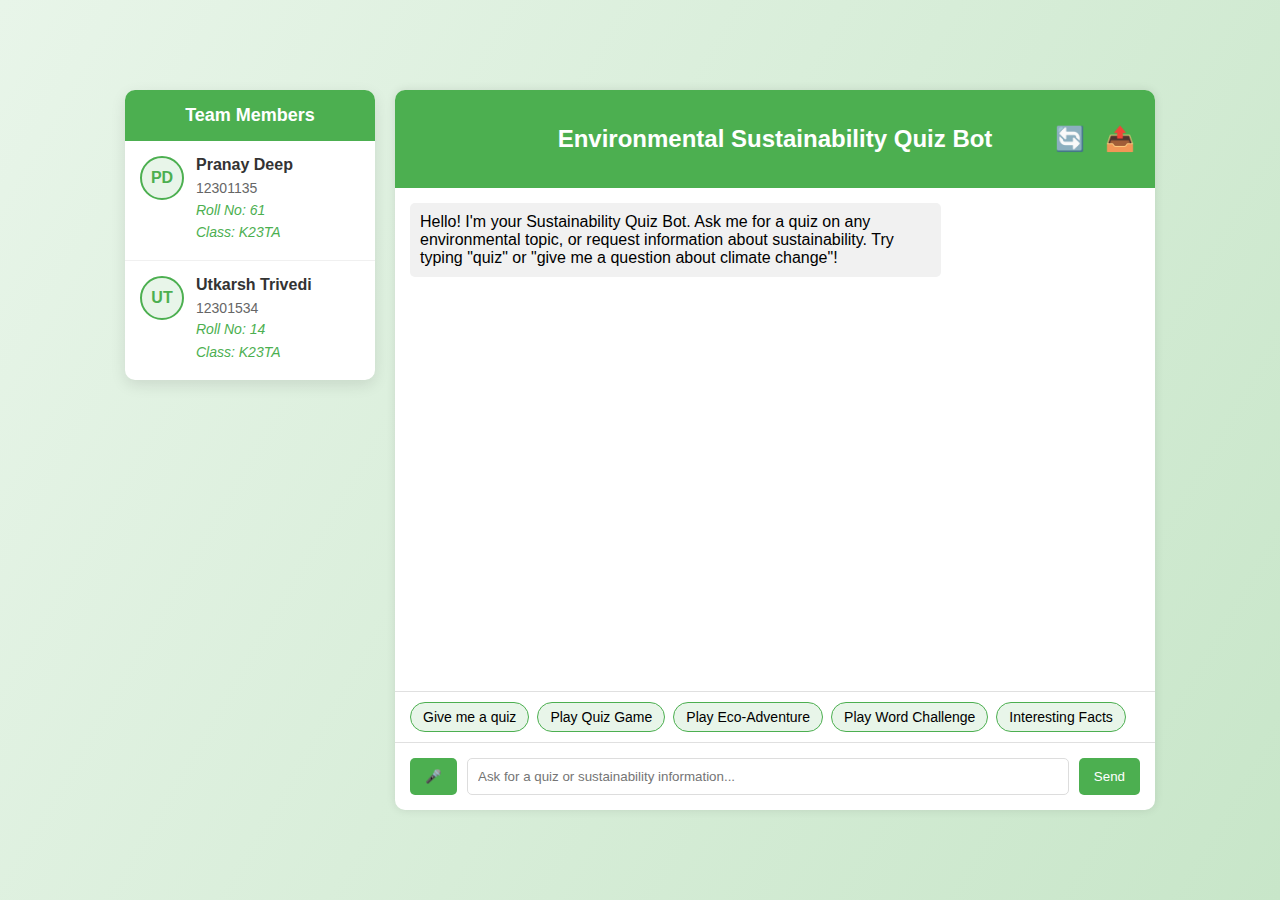
<file: index.html>
<!DOCTYPE html>
<html lang="en">
<head>
    <meta charset="UTF-8">
    <meta name="viewport" content="width=device-width, initial-scale=1.0">
    <title>Environmental Sustainability Chatbot</title>
    <style>
        body {
            font-family: Arial, sans-serif;
            margin: 0;
            padding: 0;
            display: flex;
            justify-content: center;
            align-items: center;
            height: 100vh;
            background-color: #e8f5e9;
            background-image: linear-gradient(120deg, #e8f5e9 0%, #c8e6c9 100%);
        }
        .page-container {
            display: flex;
            width: 90%;
            max-width: 1030px;
            height: 80vh;
            gap: 20px;
        }
        .credentials-container {
            display: flex;
            flex-direction: column;
            justify-content: flex-start;
            width: 250px;
        }
        .credentials-box {
            background-color: white;
            border-radius: 10px;
            box-shadow: 0 5px 15px rgba(0, 0, 0, 0.1);
            overflow: hidden;
            transition: transform 0.3s ease;
        }
        .credentials-box:hover {
            transform: translateY(-5px);
        }
        .credentials-header {
            background-color: #4CAF50;
            color: white;
            padding: 15px;
            text-align: center;
        }
        .credentials-header h3 {
            margin: 0;
            font-size: 18px;
        }
        .team-member {
            display: flex;
            padding: 15px;
            border-bottom: 1px solid #f0f0f0;
            transition: background-color 0.2s ease;
        }
        .team-member:hover {
            background-color: #f9f9f9;
        }
        .team-member:last-child {
            border-bottom: none;
        }
        .member-avatar {
            width: 40px;
            height: 40px;
            background-color: #e8f5e9;
            border: 2px solid #4CAF50;
            border-radius: 50%;
            display: flex;
            justify-content: center;
            align-items: center;
            font-weight: bold;
            color: #4CAF50;
            margin-right: 12px;
        }
        .member-info {
            flex: 1;
        }
        .member-info h4 {
            margin: 0 0 5px 0;
            color: #333;
        }
        .member-info p {
            margin: 0;
            color: #666;
            font-size: 14px;
            line-height: 1.4;
            margin-bottom: 2px;
        }
        
        .member-info p:nth-child(3) {
            color: #4CAF50;
            font-style: italic;
        }
        
        .member-info p:nth-child(4) {
            color: #2196F3;
            font-weight: 500;
        }
        
        .member-info p:last-child {
            margin-top: 3px;
            font-style: italic;
            color: #4CAF50;
        }
        .chat-container {
            width: calc(100% - 270px);
            height: 80vh;
            border-radius: 10px;
            box-shadow: 0 0 10px rgba(0, 0, 0, 0.1);
            display: flex;
            flex-direction: column;
            background-color: white;
        }
        .chat-header {
            background-color: #4CAF50;
            color: white;
            padding: 15px;
            border-top-left-radius: 10px;
            border-top-right-radius: 10px;
            text-align: center;
            display: flex;
            justify-content: center;
            align-items: center;
            position: relative;
        }
        
        .share-button, .restart-button {
            position: absolute;
            background: none;
            border: none;
            color: white;
            font-size: 24px; /* Increased from 20px to 24px */
            cursor: pointer;
            display: flex;
            align-items: center;
            justify-content: center;
            padding: 5px; /* Added padding for a larger clickable area */
        }
        
        .share-button {
            right: 15px;
        }
        
        .restart-button {
            right: 65px; /* Slightly increased to accommodate larger icon */
        }
        
        .share-button:hover, .restart-button:hover {
            opacity: 0.8;
        }
        
        /* Toast notification for copy success */
        .toast {
            visibility: hidden;
            min-width: 250px;
            margin-left: -125px;
            background-color: #333;
            color: #fff;
            text-align: center;
            border-radius: 2px;
            padding: 16px;
            position: fixed;
            z-index: 1;
            left: 50%;
            bottom: 30px;
        }
        
        .toast.show {
            visibility: visible;
            animation: fadein 0.5s, fadeout 0.5s 2.5s;
        }
        
        @keyframes fadein {
            from {bottom: 0; opacity: 0;}
            to {bottom: 30px; opacity: 1;}
        }
        
        @keyframes fadeout {
            from {bottom: 30px; opacity: 1;}
            to {bottom: 0; opacity: 0;}
        }
        .chat-messages {
            flex: 1;
            padding: 15px;
            overflow-y: auto;
        }
        .message {
            margin-bottom: 15px;
            padding: 10px;
            border-radius: 5px;
            max-width: 70%;
        }
        .user-message {
            background-color: #e3f2fd;
            margin-left: auto;
        }
        .bot-message {
            background-color: #f1f1f1;
            position: relative;
        }
        
        .copy-icon {
            position: absolute;
            bottom: 5px;
            right: 5px;
            cursor: pointer;
            font-size: 16px;
            color: #666;
            background: none;
            border: none;
            padding: 3px;
            opacity: 0.7;
        }
        
        .copy-icon:hover {
            opacity: 1;
            color: #4CAF50;
        }
        .chat-input {
            display: flex;
            padding: 15px;
            border-top: 1px solid #e0e0e0;
        }
        .chat-input input {
            flex: 1;
            padding: 10px;
            border: 1px solid #ddd;
            border-radius: 5px;
            margin-right: 10px;
        }
        .chat-input button {
            padding: 10px 15px;
            background-color: #4CAF50;
            color: white;
            border: none;
            border-radius: 5px;
            cursor: pointer;
        }
        .chat-input button:hover {
            background-color: #388E3C;
        }
        .mic-button {
            padding: 10px 15px;
            background-color: #2196F3;
            color: white;
            border: none;
            border-radius: 5px;
            cursor: pointer;
            margin-right: 10px;
        }
        .mic-button:hover {
            background-color: #0b7dda;
        }
        .mic-button.listening {
            background-color: #f44336;
            animation: pulse 1.5s infinite;
        }
        @keyframes pulse {
            0% { opacity: 1; }
            50% { opacity: 0.5; }
            100% { opacity: 1; }
        }
        .suggestion-chips {
            display: flex;
            flex-wrap: wrap;
            gap: 8px;
            padding: 10px 15px;
            border-top: 1px solid #e0e0e0;
        }
        .suggestion-chip {
            background-color: #e8f5e9;
            border: 1px solid #4CAF50;
            border-radius: 16px;
            padding: 6px 12px;
            font-size: 14px;
            cursor: pointer;
            transition: background-color 0.3s;
        }
        .suggestion-chip:hover {
            background-color: #c8e6c9;
        }
        
        /* Edit icon for user messages */
        .edit-icon {
            position: absolute;
            top: 5px;
            left: 5px;
            cursor: pointer;
            font-size: 16px;
            color: #666;
            background: none;
            border: none;
            padding: 3px;
            opacity: 0.7;
        }
        
        .edit-icon:hover {
            opacity: 1;
            color: #2196F3;
        }
        
        .user-message {
            background-color: #e3f2fd;
            margin-left: auto;
            position: relative;
            padding-left: 25px; /* Make room for the edit icon */
        }
        
        /* Typing animation */
        .typing-indicator {
            display: flex;
            padding: 10px;
            background-color: #f1f1f1;
            border-radius: 5px;
            margin-bottom: 15px;
            width: fit-content;
        }
        
        .typing-indicator span {
            height: 8px;
            width: 8px;
            background-color: #4CAF50;
            border-radius: 50%;
            display: inline-block;
            margin: 0 2px;
            opacity: 0.6;
        }
        
        .typing-indicator span:nth-child(1) {
            animation: typing 1s infinite 0s;
        }
        
        .typing-indicator span:nth-child(2) {
            animation: typing 1s infinite 0.2s;
        }
        
        .typing-indicator span:nth-child(3) {
            animation: typing 1s infinite 0.4s;
        }
        
        @keyframes typing {
            0% { transform: translateY(0px); }
            50% { transform: translateY(-5px); }
            100% { transform: translateY(0px); }
        }
    </style>
</head>
<body>
    <div class="page-container">
        <div class="credentials-container">
            <div class="credentials-box">
                <div class="credentials-header">
                    <h3>Team Members</h3>
                </div>
                <div class="team-member">
                    <div class="member-avatar">PD</div>
                    <div class="member-info">
                        <h4>Pranay Deep</h4>
                        <p>12301135</p>
                        <p>Roll No: 61</p>
                        <p>Class: K23TA</p>
                    </div>
                </div>
                <div class="team-member">
                    <div class="member-avatar">UT</div>
                    <div class="member-info">
                        <h4>Utkarsh Trivedi</h4>
                        <p>12301534</p>
                        <p>Roll No: 14</p>
                        <p>Class: K23TA</p>
                    </div>
                </div>
            </div>
        </div>
        <div class="chat-container">
            <div class="chat-header">
                <h2>Environmental Sustainability Quiz Bot</h2>
                <button id="restart-button" class="restart-button" title="Start a new chat">🔄</button>
                <button id="share-button" class="share-button" title="Share this conversation">📤</button>
            </div>
            <div id="toast" class="toast">Conversation copied to clipboard!</div>
            <div class="chat-messages" id="chat-messages">
                <div class="message bot-message">Hello! I'm your Sustainability Quiz Bot. Ask me for a quiz on any environmental topic, or request information about sustainability. Try typing "quiz" or "give me a question about climate change"!</div>
            </div>
            <div class="suggestion-chips">
                <div class="suggestion-chip" onclick="sendSuggestion('Give me a quiz')">Give me a quiz</div>
                <div class="suggestion-chip" onclick="window.location.href='/quiz'">Play Quiz Game</div>
                <div class="suggestion-chip" onclick="window.location.href='/eco-adventure'">Play Eco-Adventure</div>
                <!-- Add Word Game suggestion chip -->
                <div class="suggestion-chip" onclick="window.location.href='/word-game'">Play Word Challenge</div>
                <div class="suggestion-chip" onclick="sendSuggestion('Tell me an interesting fact about sustainability')">Interesting Facts</div>
                <!-- <div class="suggestion-chip" onclick="sendSuggestion('Tell me about recycling')">Recycling Info</div> -->
                <!-- Other suggestion chips -->
            </div>
            <div class="chat-input">
                <button id="mic-button" class="mic-button"><i class="fas fa-microphone"></i> 🎤</button>
                <input type="text" id="user-input" placeholder="Ask for a quiz or sustainability information..." autocomplete="off">
                <button id="send-button">Send</button>
            </div>
        </div>

        <script>
            document.addEventListener('DOMContentLoaded', function() {
                const chatMessages = document.getElementById('chat-messages');
                const userInput = document.getElementById('user-input');
                const sendButton = document.getElementById('send-button');
                const micButton = document.getElementById('mic-button');
                const shareButton = document.getElementById('share-button');
                const restartButton = document.getElementById('restart-button');
                const toast = document.getElementById('toast');
                
                // Restart button functionality
                restartButton.addEventListener('click', function() {
                    // Clear chat messages except the first welcome message
                    while (chatMessages.children.length > 1) {
                        chatMessages.removeChild(chatMessages.lastChild);
                    }
                    
                    // Clear the session cookie to start fresh
                    document.cookie = "session_id=; expires=Thu, 01 Jan 1970 00:00:00 UTC; path=/;";
                    
                    // Show toast notification
                    toast.textContent = "Started a new chat!";
                    toast.className = "toast show";
                    setTimeout(function(){ toast.className = toast.className.replace("show", ""); }, 3000);
                    
                    // Reset the input field
                    userInput.value = '';
                    userInput.focus();
                });
                
                // Share button functionality
                shareButton.addEventListener('click', function() {
                    // Get all messages
                    const messages = chatMessages.querySelectorAll('.message');
                    let conversationText = "Environmental Sustainability Chat:\n\n";
                    
                    // Format each message
                    messages.forEach(message => {
                        const isUser = message.classList.contains('user-message');
                        const prefix = isUser ? "Me: " : "Bot: ";
                        conversationText += prefix + message.textContent + "\n\n";
                    });
                    
                    // Copy to clipboard
                    navigator.clipboard.writeText(conversationText)
                        .then(() => {
                            // Show toast notification
                            toast.className = "toast show";
                            setTimeout(function(){ toast.className = toast.className.replace("show", ""); }, 3000);
                            
                            // Try to use Web Share API if available
                            if (navigator.share) {
                                navigator.share({
                                    title: 'My Sustainability Chat',
                                    text: conversationText
                                }).catch(err => {
                                    console.log('Error sharing:', err);
                                });
                            }
                        })
                        .catch(err => {
                            console.error('Failed to copy text: ', err);
                        });
                });
                
                // Speech recognition setup
                const SpeechRecognition = window.SpeechRecognition || window.webkitSpeechRecognition;
                
                if (SpeechRecognition) {
                    const recognition = new SpeechRecognition();
                    recognition.continuous = false;
                    recognition.lang = 'en-US';
                    recognition.interimResults = false;
                    recognition.maxAlternatives = 1;
                    
                    let isListening = false;
                    
                    micButton.addEventListener('click', function() {
                        if (!isListening) {
                            // Start listening
                            recognition.start();
                            isListening = true;
                            micButton.classList.add('listening');
                            userInput.placeholder = "Listening...";
                        } else {
                            // Stop listening
                            recognition.stop();
                            isListening = false;
                            micButton.classList.remove('listening');
                            userInput.placeholder = "Ask for a quiz or sustainability information...";
                        }
                    });
                    
                    recognition.onresult = function(event) {
                        const speechResult = event.results[0][0].transcript;
                        userInput.value = speechResult;
                        
                        // Automatically send the message after speech recognition
                        if (speechResult.trim()) {
                            // Remove this line that's causing duplication
                            // addMessage(speechResult, true);
                            sendMessage(speechResult);
                            // Clear the input field after sending the message
                            userInput.value = '';
                        }
                        
                        // Reset the mic button
                        isListening = false;
                        micButton.classList.remove('listening');
                        userInput.placeholder = "Ask for a quiz or sustainability information...";
                    };
                    
                    recognition.onend = function() {
                        // Reset the mic button when recognition ends
                        isListening = false;
                        micButton.classList.remove('listening');
                        userInput.placeholder = "Ask for a quiz or sustainability information...";
                    };
                    
                    recognition.onerror = function(event) {
                        console.error('Speech recognition error', event.error);
                        // Reset the mic button on error
                        isListening = false;
                        micButton.classList.remove('listening');
                        userInput.placeholder = "Ask for a quiz or sustainability information...";
                    };
                } else {
                    // If speech recognition is not supported
                    micButton.style.display = 'none';
                    console.log('Speech recognition not supported');
                }

                // Function to add a message to the chat
                function addMessage(message, isUser) {
                    const messageDiv = document.createElement('div');
                    messageDiv.classList.add('message');
                    messageDiv.classList.add(isUser ? 'user-message' : 'bot-message');
                    
                    // Check if the message contains HTML table markup
                    if (!isUser && (message.includes('<table') || message.includes('<ul>') || message.includes('<li>'))) {
                        // Handle HTML content
                        messageDiv.innerHTML = message;
                    } else {
                        // Handle plain text with proper line breaks
                        // Replace asterisks with proper HTML formatting
                        const formattedMessage = message
                            .replace(/\*\*(.*?)\*\*/g, '<strong>$1</strong>')  // Bold text
                            .replace(/\*(.*?)\*/g, '<em>$1</em>')              // Italic text
                            .replace(/\n/g, '<br>');                           // Line breaks
                        
                        messageDiv.innerHTML = formattedMessage;
                    }
                    
                    // Add buttons to bot messages
                    if (!isUser) {
                        // Add speech button
                        const speechButton = document.createElement('button');
                        speechButton.classList.add('speech-icon');
                        speechButton.innerHTML = '🔊';
                        speechButton.title = 'Listen to this response';
                        speechButton.addEventListener('click', function() {
                            // Get the text content of the message
                            const textToSpeak = message.replace(/<[^>]*>/g, ''); // Remove HTML tags
                            
                            // Check if already speaking
                            const isSpeaking = window.speechSynthesis.speaking;
                            
                            // Use the Web Speech API for text-to-speech
                            speakText(textToSpeak);
                            
                            // Don't show any toast here - it's handled in speakText function
                        });
                        messageDiv.appendChild(speechButton);
                        
                        // Add copy button
                        const copyButton = document.createElement('button');
                        copyButton.classList.add('copy-icon');
                        copyButton.innerHTML = '📋';
                        copyButton.title = 'Copy to clipboard';
                        copyButton.addEventListener('click', function() {
                            // Get the text content of the message
                            const textToCopy = message.replace(/<[^>]*>/g, ''); // Remove HTML tags
                            
                            // Copy to clipboard
                            navigator.clipboard.writeText(textToCopy)
                                .then(() => {
                                    // Show toast notification
                                    toast.textContent = "Answer copied to clipboard!";
                                    toast.className = "toast show";
                                    setTimeout(function(){ toast.className = toast.className.replace("show", ""); }, 3000);
                                })
                                .catch(err => {
                                    console.error('Failed to copy text: ', err);
                                });
                        });
                        messageDiv.appendChild(copyButton);
                    }
                    
                    chatMessages.appendChild(messageDiv);
                    chatMessages.scrollTop = chatMessages.scrollHeight;
                }

                // Function to speak text using Web Speech API
                function speakText(text) {
                    // Check if speaking and toggle behavior
                    if (window.speechSynthesis.speaking) {
                        window.speechSynthesis.cancel();
                        // Show toast notification
                        toast.textContent = "Speech stopped";
                        toast.className = "toast show";
                        setTimeout(function(){ toast.className = toast.className.replace("show", ""); }, 2000);
                        return;
                    }
                    
                    // Create a new speech synthesis utterance
                    const utterance = new SpeechSynthesisUtterance(text);
                    
                    // Set properties (optional)
                    utterance.lang = 'en-US';
                    utterance.rate = 1.0;  // Speed: 0.1 to 10
                    utterance.pitch = 1.0; // Pitch: 0 to 2
                    
                    // Speak the text
                    window.speechSynthesis.speak(utterance);
                }

                // Replace the problematic script section around line 500-550 -->
                // Function to send message to the backend
                async function sendMessage(userInputText) {
                    const userInput = userInputText || document.getElementById('user-input').value.trim();
                    if (!userInput) return;
                    
                    // Clear input field
                    document.getElementById('user-input').value = '';
                    
                    // Add user message to chat (only here, not in the event listeners)
                    addMessage(userInput, true);
                    
                    // Check if the message is about playing the quiz game
                    if (userInput.toLowerCase().includes('play quiz') || 
                        userInput.toLowerCase().includes('start quiz') || 
                        userInput.toLowerCase().includes('quiz game')) {
                        
                        // Add bot response about redirecting
                        addMessage("I'll take you to the Sustainability Quiz Game now!", false);
                        
                        // Redirect to quiz game after a short delay
                        setTimeout(() => {
                            window.location.href = '/quiz';
                        }, 1500);
                        
                        return;
                    }
                    
                    // Show typing indicator
                    const typingIndicator = document.createElement('div');
                    typingIndicator.className = 'typing-indicator';
                    typingIndicator.innerHTML = '<span></span><span></span><span></span>';
                    chatMessages.appendChild(typingIndicator);
                    chatMessages.scrollTop = chatMessages.scrollHeight;
                    
                    try {
                        // Send request to server
                        const response = await fetch('/chat', {
                            method: 'POST',
                            headers: {
                                'Content-Type': 'application/json',
                            },
                            body: JSON.stringify({ message: userInput }),
                        });
                        
                        // Remove typing indicator
                        chatMessages.removeChild(typingIndicator);
                        
                        if (!response.ok) {
                            throw new Error('Network response was not ok');
                        }
                        
                        const data = await response.json();
                        
                        // Add bot response to chat
                        addMessage(data.response, false);
                        
                    } catch (error) {
                        // Remove typing indicator
                        if (typingIndicator.parentNode === chatMessages) {
                            chatMessages.removeChild(typingIndicator);
                        }
                        
                        console.error('Error:', error);
                        addMessage("Sorry, I encountered an error. Please try again.", false);
                    }
                }
                
                // Function to handle suggestion chips
                window.sendSuggestion = function(suggestion) {
                    userInput.value = '';
                    sendMessage(suggestion);
                };

                // Event listener for send button
                sendButton.addEventListener('click', function() {
                    const message = userInput.value.trim();
                    if (message) {
                        // Remove the addMessage call here, it's already in sendMessage
                        sendMessage(message);
                    }
                });

                // Event listener for Enter key
                userInput.addEventListener('keypress', function(e) {
                    if (e.key === 'Enter') {
                        const message = userInput.value.trim();
                        if (message) {
                            // Remove the addMessage call here, it's already in sendMessage
                            sendMessage(message);
                        }
                    }
                });
            });
        </script>
    </div>
</body>
</html>
</file>
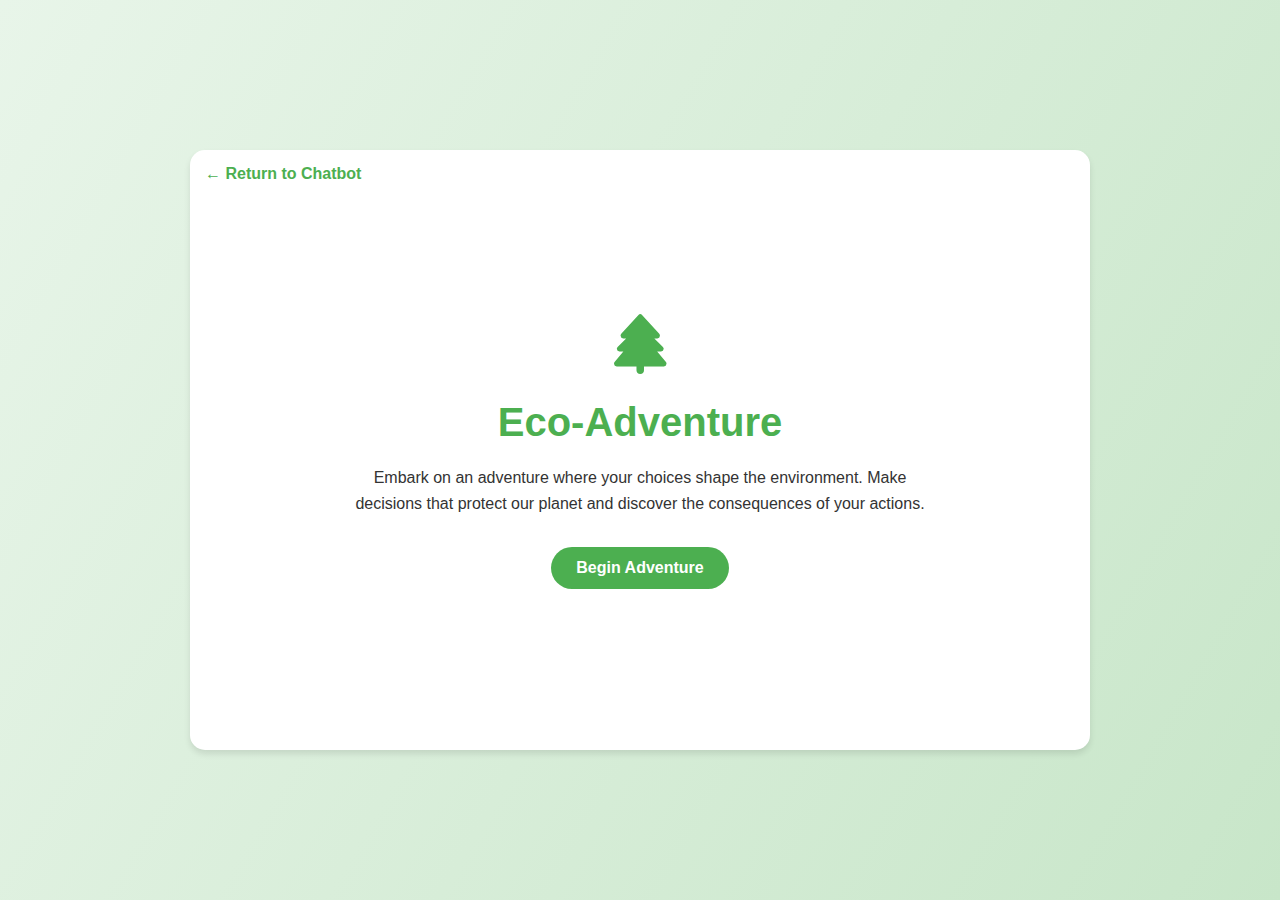
<file: eco_adventure.html>
<!DOCTYPE html>
<html lang="en">
<head>
    <meta charset="UTF-8">
    <meta name="viewport" content="width=device-width, initial-scale=1.0">
    <title>Eco-Adventure Story Game</title>
    <link rel="stylesheet" href="https://cdnjs.cloudflare.com/ajax/libs/font-awesome/6.4.0/css/all.min.css">
    <link rel="stylesheet" href="eco_adventure.css">
</head>
<body>
    <div class="container">
        <a href="/" class="return-btn">← Return to Chatbot</a>
        
        <div id="start-screen" class="screen">
            <div class="eco-icon">
                <i class="fas fa-tree"></i>
            </div>
            <h1>Eco-Adventure</h1>
            <p>Embark on an adventure where your choices shape the environment. Make decisions that protect our planet and discover the consequences of your actions.</p>
            <button id="start-btn" class="btn">Begin Adventure</button>
        </div>

        <div id="loading-screen" class="screen hidden">
            <div class="loading-animation">
                <div class="earth">
                    <div class="orbit">
                        <div class="satellite"></div>
                    </div>
                </div>
            </div>
            <p>Loading your adventure...</p>
        </div>

        <div id="game-screen" class="screen hidden">
            <div class="game-header">
                <div class="eco-score">
                    <i class="fas fa-leaf"></i>
                    <span id="eco-points">0</span> Eco-Points
                </div>
                <div class="chapter-indicator">
                    Chapter <span id="current-chapter">1</span>/10
                </div>
            </div>

            <div class="story-container">
                <div id="story-text" class="story-text"></div>
                <div id="story-image" class="story-image"></div>
                <div id="choices-container" class="choices-container">
                    <!-- Choices will be added here dynamically -->
                </div>
            </div>

            <div class="game-footer">
                <button id="hint-btn" class="icon-btn" title="Get a hint">
                    <i class="fas fa-lightbulb"></i>
                </button>
                <button id="restart-btn" class="icon-btn" title="Restart game">
                    <i class="fas fa-redo"></i>
                </button>
            </div>
        </div>

        <div id="ending-screen" class="screen hidden">
            <h2>Adventure Complete</h2>
            <div class="final-score">
                <i class="fas fa-leaf"></i>
                <span id="final-eco-points">0</span> Eco-Points
            </div>
            <div id="ending-message" class="ending-message"></div>
            <div id="impact-summary" class="impact-summary"></div>
            <div class="ending-buttons">
                <button id="play-again-btn" class="btn">Play Again</button>
                <button id="share-result-btn" class="btn">Share Results</button>
            </div>
        </div>

        <div id="hint-modal" class="modal hidden">
            <div class="modal-content">
                <span class="close-modal">&times;</span>
                <h3>Environmental Hint</h3>
                <p id="hint-text"></p>
            </div>
        </div>
    </div>

    <script src="eco_adventure.js"></script>
</body>
</html>
</file>
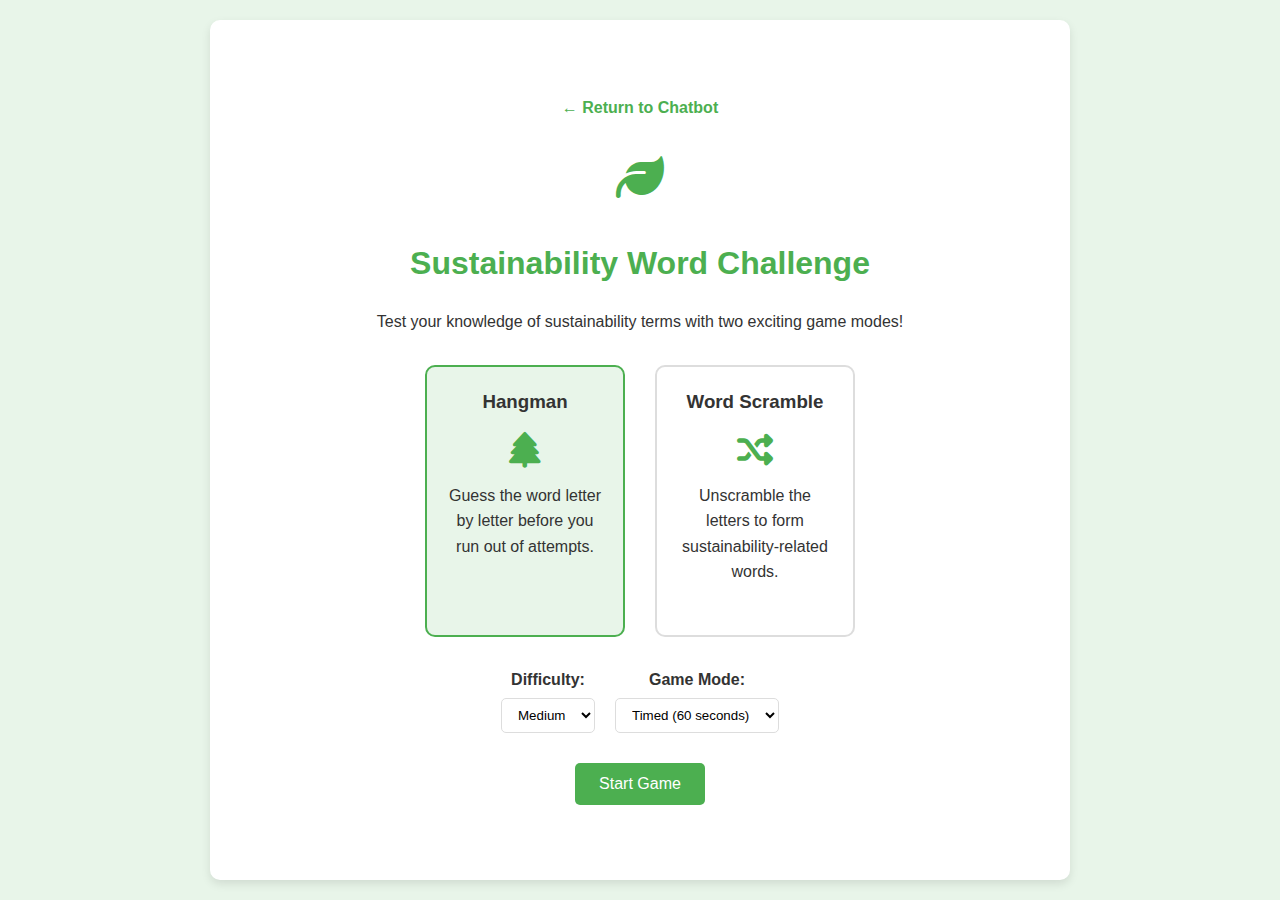
<file: word_game.html>
<!DOCTYPE html>
<html lang="en">
<head>
    <meta charset="UTF-8">
    <meta name="viewport" content="width=device-width, initial-scale=1.0">
    <title>Sustainability Word Challenge</title>
    <link rel="stylesheet" href="https://cdnjs.cloudflare.com/ajax/libs/font-awesome/6.4.0/css/all.min.css">
    <link rel="stylesheet" href="word_game.css">
</head>
<body>
    <div class="container">
        <!-- Moved the return button inside the start-screen div -->
        <div id="start-screen" class="screen">
            <a href="/" class="return-btn">← Return to Chatbot</a>
            
            <div class="eco-icon">
                <i class="fas fa-leaf"></i>
            </div>
            <h1>Sustainability Word Challenge</h1>
            <p>Test your knowledge of sustainability terms with two exciting game modes!</p>
            
            <div class="game-mode-selection">
                <div class="game-mode" id="hangman-mode">
                    <h3>Hangman</h3>
                    <i class="fas fa-tree"></i>
                    <p>Guess the word letter by letter before you run out of attempts.</p>
                </div>
                <div class="game-mode" id="scramble-mode">
                    <h3>Word Scramble</h3>
                    <i class="fas fa-random"></i>
                    <p>Unscramble the letters to form sustainability-related words.</p>
                </div>
            </div>
            
            <div class="game-options">
                <div class="option">
                    <label for="difficulty">Difficulty:</label>
                    <select id="difficulty">
                        <option value="easy">Easy</option>
                        <option value="medium" selected>Medium</option>
                        <option value="hard">Hard</option>
                    </select>
                </div>
                <div class="option">
                    <label for="time-mode">Game Mode:</label>
                    <select id="time-mode">
                        <option value="timed">Timed (60 seconds)</option>
                        <option value="unlimited">Unlimited</option>
                    </select>
                </div>
            </div>
            
            <button id="start-btn" class="btn">Start Game</button>
        </div>

        <div id="loading-screen" class="screen hidden">
            <div class="loading-animation">
                <div class="earth">
                    <div class="orbit">
                        <div class="satellite"></div>
                    </div>
                </div>
            </div>
            <p>Loading sustainability words...</p>
        </div>

        <div id="game-screen" class="screen hidden">
            <div class="game-header">
                <div class="score-container">
                    <i class="fas fa-star"></i>
                    <span id="score">0</span> Points
                </div>
                <div id="timer-container" class="timer-container">
                    <i class="fas fa-clock"></i>
                    <span id="timer">60</span>s
                </div>
                <div class="word-counter">
                    Word <span id="current-word">1</span>/<span id="total-words">10</span>
                </div>
            </div>

            <!-- Hangman Game Area -->
            <div id="hangman-area" class="game-area">
                <div class="hangman-container">
                    <div id="hangman-drawing" class="hangman-drawing">
                        <!-- Hangman SVG will be inserted here -->
                        <svg width="200" height="200" viewBox="0 0 200 200">
                            <!-- Base -->
                            <line id="base" x1="40" y1="180" x2="160" y2="180" stroke-width="4" stroke="#333" class="hidden" />
                            <!-- Pole -->
                            <line id="pole" x1="60" y1="20" x2="60" y2="180" stroke-width="4" stroke="#333" class="hidden" />
                            <!-- Top -->
                            <line id="top" x1="60" y1="20" x2="120" y2="20" stroke-width="4" stroke="#333" class="hidden" />
                            <!-- Rope -->
                            <line id="rope" x1="120" y1="20" x2="120" y2="40" stroke-width="4" stroke="#333" class="hidden" />
                            <!-- Head -->
                            <circle id="head" cx="120" cy="55" r="15" stroke-width="4" stroke="#333" fill="none" class="hidden" />
                            <!-- Body -->
                            <line id="body" x1="120" y1="70" x2="120" y2="120" stroke-width="4" stroke="#333" class="hidden" />
                            <!-- Left Arm -->
                            <line id="left-arm" x1="120" y1="80" x2="100" y2="100" stroke-width="4" stroke="#333" class="hidden" />
                            <!-- Right Arm -->
                            <line id="right-arm" x1="120" y1="80" x2="140" y2="100" stroke-width="4" stroke="#333" class="hidden" />
                            <!-- Left Leg -->
                            <line id="left-leg" x1="120" y1="120" x2="100" y2="150" stroke-width="4" stroke="#333" class="hidden" />
                            <!-- Right Leg -->
                            <line id="right-leg" x1="120" y1="120" x2="140" y2="150" stroke-width="4" stroke="#333" class="hidden" />
                        </svg>
                    </div>
                    <div id="word-display" class="word-display"></div>
                </div>
                <div id="keyboard" class="keyboard"></div>
                <div id="hint-container" class="hint-container">
                    <button id="hint-btn" class="hint-btn">Get Hint</button>
                    <p id="hint-text" class="hint-text hidden"></p>
                </div>
            </div>

            <!-- Word Scramble Game Area -->
            <div id="scramble-area" class="game-area hidden">
                <div class="scramble-container">
                    <div id="scrambled-word" class="scrambled-word"></div>
                    <div id="scramble-input-area" class="scramble-input-area">
                        <input type="text" id="scramble-input" placeholder="Type your answer..." autocomplete="off">
                        <button id="submit-btn" class="submit-btn">Submit</button>
                    </div>
                </div>
                <div id="scramble-hint-container" class="hint-container">
                    <button id="scramble-hint-btn" class="hint-btn">Get Hint</button>
                    <p id="scramble-hint-text" class="hint-text hidden"></p>
                </div>
            </div>

            <div class="game-footer">
                <button id="skip-btn" class="icon-btn" title="Skip this word">
                    <i class="fas fa-forward"></i> Skip
                </button>
                <button id="restart-game-btn" class="icon-btn" title="Restart game">
                    <i class="fas fa-redo"></i> Restart
                </button>
            </div>
        </div>

        <div id="results-screen" class="screen hidden">
            <h2>Game Complete!</h2>
            <div class="final-score">
                <i class="fas fa-star"></i>
                <span id="final-score">0</span> Points
            </div>
            <div id="performance-message" class="performance-message"></div>
            <div id="word-summary" class="word-summary"></div>
            <div class="ending-buttons">
                <button id="play-again-btn" class="btn">Play Again</button>
                <button id="share-result-btn" class="btn">Share Results</button>
            </div>
        </div>

        <div id="hint-modal" class="modal hidden">
            <div class="modal-content">
                <span class="close-modal">&times;</span>
                <h3>Word Hint</h3>
                <p id="modal-hint-text"></p>
            </div>
        </div>
    </div>

    <script src="word_game.js"></script>
</body>
</html>
</file>
<file: eco_adventure.css>
:root {
    --primary-color: #4CAF50;
    --secondary-color: #2196F3;
    --accent-color: #FFC107;
    --danger-color: #F44336;
    --background-color: #e8f5e9;
    --card-bg: #ffffff;
    --text-color: #333333;
    --text-light: #ffffff;
    --shadow: 0 4px 6px rgba(0, 0, 0, 0.1);
    --transition: all 0.3s ease;
}

* {
    margin: 0;
    padding: 0;
    box-sizing: border-box;
    font-family: 'Segoe UI', Tahoma, Geneva, Verdana, sans-serif;
}

body {
    background-color: var(--background-color);
    background-image: linear-gradient(120deg, #e8f5e9 0%, #c8e6c9 100%);
    color: var(--text-color);
    min-height: 100vh;
    display: flex;
    justify-content: center;
    align-items: center;
    padding: 20px;
}

.container {
    width: 100%;
    max-width: 900px;
    background-color: var(--card-bg);
    border-radius: 15px;
    box-shadow: var(--shadow);
    overflow: hidden;
    position: relative;
}

.return-btn {
    position: absolute;
    top: 15px;
    left: 15px;
    color: var(--primary-color);
    text-decoration: none;
    font-weight: 600;
    display: flex;
    align-items: center;
    transition: var(--transition);
    z-index: 10;
}

.return-btn:hover {
    transform: translateX(-5px);
}

.screen {
    padding: 40px;
    text-align: center;
    min-height: 600px;
    display: flex;
    flex-direction: column;
    justify-content: center;
    align-items: center;
}

.hidden {
    display: none;
}

/* Start Screen */
.eco-icon {
    font-size: 60px;
    color: var(--primary-color);
    margin-bottom: 20px;
    animation: pulse 2s infinite;
}

@keyframes pulse {
    0% { transform: scale(1); }
    50% { transform: scale(1.1); }
    100% { transform: scale(1); }
}

h1 {
    color: var(--primary-color);
    margin-bottom: 20px;
    font-size: 2.5rem;
}

p {
    margin-bottom: 30px;
    line-height: 1.6;
    color: var(--text-color);
    max-width: 600px;
}

.btn {
    background-color: var(--primary-color);
    color: var(--text-light);
    border: none;
    padding: 12px 25px;
    border-radius: 50px;
    font-size: 1rem;
    font-weight: 600;
    cursor: pointer;
    transition: var(--transition);
}

.btn:hover {
    transform: translateY(-3px);
    box-shadow: var(--shadow);
    background-color: #388E3C;
}

/* Loading Screen */
.loading-animation {
    margin-bottom: 30px;
}

.earth {
    width: 100px;
    height: 100px;
    border-radius: 50%;
    background: linear-gradient(45deg, var(--primary-color), var(--secondary-color));
    position: relative;
    box-shadow: 0 0 20px rgba(0, 0, 0, 0.2);
    animation: rotate 10s linear infinite;
}

.orbit {
    width: 150px;
    height: 150px;
    border-radius: 50%;
    border: 2px dashed rgba(255, 255, 255, 0.3);
    position: absolute;
    top: -25px;
    left: -25px;
    animation: rotate 5s linear infinite;
}

.satellite {
    width: 20px;
    height: 20px;
    background-color: var(--accent-color);
    border-radius: 50%;
    position: absolute;
    top: -10px;
    left: 65px;
}

@keyframes rotate {
    0% { transform: rotate(0deg); }
    100% { transform: rotate(360deg); }
}

/* Game Screen */
.game-header {
    display: flex;
    justify-content: space-between;
    align-items: center;
    width: 100%;
    margin-bottom: 20px;
}

.eco-score {
    display: flex;
    align-items: center;
    background-color: var(--primary-color);
    color: var(--text-light);
    padding: 8px 15px;
    border-radius: 20px;
    font-weight: 600;
}

.eco-score i {
    margin-right: 8px;
}

.chapter-indicator {
    background-color: var(--secondary-color);
    color: var(--text-light);
    padding: 8px 15px;
    border-radius: 20px;
    font-weight: 600;
}

.story-container {
    width: 100%;
    background-color: #f9f9f9;
    border-radius: 10px;
    padding: 25px;
    margin-bottom: 20px;
    box-shadow: var(--shadow);
}

.story-text {
    text-align: left;
    margin-bottom: 20px;
    line-height: 1.8;
    font-size: 1.1rem;
}

.story-image {
    width: 100%;
    height: 200px;
    background-size: cover;
    background-position: center;
    border-radius: 8px;
    margin-bottom: 20px;
}

.choices-container {
    display: flex;
    flex-direction: column;
    gap: 10px;
}

.choice-btn {
    background-color: var(--card-bg);
    border: 2px solid var(--secondary-color);
    border-radius: 8px;
    padding: 15px;
    text-align: left;
    cursor: pointer;
    transition: var(--transition);
    display: flex;
    align-items: center;
}

.choice-btn:hover {
    transform: translateY(-3px);
    box-shadow: var(--shadow);
    background-color: #f0f7ff;
}

.choice-prefix {
    background-color: var(--secondary-color);
    color: white;
    width: 30px;
    height: 30px;
    border-radius: 50%;
    display: flex;
    justify-content: center;
    align-items: center;
    margin-right: 15px;
    font-weight: bold;
}

.game-footer {
    display: flex;
    justify-content: center;
    gap: 20px;
}

.icon-btn {
    background-color: var(--accent-color);
    color: var(--text-color);
    border: none;
    width: 40px;
    height: 40px;
    border-radius: 50%;
    display: flex;
    justify-content: center;
    align-items: center;
    cursor: pointer;
    transition: var(--transition);
}

.icon-btn:hover {
    transform: scale(1.1);
}

/* Ending Screen */
.ending-screen h2 {
    color: var(--primary-color);
    margin-bottom: 20px;
    font-size: 2.2rem;
}

.final-score {
    font-size: 1.8rem;
    font-weight: 700;
    color: var(--primary-color);
    margin: 20px 0;
    display: flex;
    align-items: center;
    justify-content: center;
}

.final-score i {
    margin-right: 10px;
}

.ending-message {
    background-color: #f9f9f9;
    padding: 20px;
    border-radius: 10px;
    margin-bottom: 20px;
    font-size: 1.1rem;
    line-height: 1.6;
}

.impact-summary {
    background-color: #f0f7ff;
    padding: 20px;
    border-radius: 10px;
    margin-bottom: 30px;
    text-align: left;
}

.ending-buttons {
    display: flex;
    gap: 15px;
}

#share-result-btn {
    background-color: var(--secondary-color);
}

#share-result-btn:hover {
    background-color: #0b7dda;
}

/* Modal */
/* Update the modal styling to make it centered and responsive */
.modal {
    display: flex;
    position: fixed;
    top: 0;
    left: 0;
    width: 100%;
    height: 100%;
    background-color: rgba(0, 0, 0, 0.5);
    z-index: 1000;
    justify-content: center;
    align-items: center;
    opacity: 0;
    visibility: hidden;
    transition: opacity 0.3s, visibility 0.3s;
}

.modal.hidden {
    opacity: 0;
    visibility: hidden;
}

.modal:not(.hidden) {
    opacity: 1;
    visibility: visible;
}

.modal-content {
    background-color: white;
    padding: 20px;
    border-radius: 10px;
    max-width: 80%;
    width: 500px;
    max-height: 80vh;
    overflow-y: auto;
    box-shadow: 0 4px 20px rgba(0, 0, 0, 0.2);
    position: relative;
    transform: translateY(-20px);
    transition: transform 0.3s;
}

.modal:not(.hidden) .modal-content {
    transform: translateY(0);
}

.close-modal {
    position: absolute;
    top: 10px;
    right: 15px;
    font-size: 24px;
    cursor: pointer;
    color: #666;
    transition: color 0.2s;
}

.close-modal:hover {
    color: var(--primary-color);
}

/* Responsive Design */
@media (max-width: 768px) {
    .screen {
        padding: 30px 20px;
    }
    
    .story-image {
        height: 150px;
    }
    
    .ending-buttons {
        flex-direction: column;
    }
}

/* Add these styles at the end of the file */

/* Choice Selection Animation */
.choice-btn.selected {
    background-color: var(--primary-color);
    color: var(--text-light);
    border-color: var(--primary-color);
    transform: translateY(-3px);
    box-shadow: var(--shadow);
}

/* Points Animation */
@keyframes pointsGained {
    0% { transform: scale(1); opacity: 1; }
    50% { transform: scale(1.5); opacity: 0.8; }
    100% { transform: scale(1); opacity: 1; }
}

.points-animation {
    position: fixed;
    color: var(--primary-color);
    font-weight: bold;
    font-size: 1.5rem;
    pointer-events: none;
    animation: pointsGained 1s ease-out, floatUp 1.5s ease-out forwards;
    z-index: 100;
}

@keyframes floatUp {
    0% { transform: translateY(0); opacity: 1; }
    100% { transform: translateY(-100px); opacity: 0; }
}

/* Story Transition */
@keyframes fadeIn {
    from { opacity: 0; transform: translateY(20px); }
    to { opacity: 1; transform: translateY(0); }
}

.story-container {
    animation: fadeIn 0.5s ease-out;
}

/* Environmental Impact Visualization */
.impact-meter {
    width: 100%;
    height: 20px;
    background-color: #f0f0f0;
    border-radius: 10px;
    margin: 15px 0;
    overflow: hidden;
    position: relative;
}

.impact-progress {
    height: 100%;
    background: linear-gradient(90deg, var(--primary-color), #8BC34A);
    width: 0%;
    transition: width 1.5s ease-in-out;
    border-radius: 10px;
}

.impact-label {
    position: absolute;
    top: 50%;
    left: 50%;
    transform: translate(-50%, -50%);
    color: var(--text-color);
    font-weight: bold;
    font-size: 0.8rem;
    text-shadow: 0 0 2px white;
}

/* Badge System */
.eco-badges {
    display: flex;
    justify-content: center;
    gap: 15px;
    margin: 20px 0;
}

.badge {
    width: 60px;
    height: 60px;
    border-radius: 50%;
    background-color: #f0f0f0;
    display: flex;
    justify-content: center;
    align-items: center;
    font-size: 1.5rem;
    color: #999;
    position: relative;
    transition: var(--transition);
}

.badge.earned {
    background-color: var(--primary-color);
    color: white;
    box-shadow: 0 0 10px rgba(76, 175, 80, 0.5);
}

.badge-tooltip {
    position: absolute;
    bottom: -40px;
    left: 50%;
    transform: translateX(-50%);
    background-color: var(--text-color);
    color: white;
    padding: 5px 10px;
    border-radius: 5px;
    font-size: 0.8rem;
    white-space: nowrap;
    opacity: 0;
    pointer-events: none;
    transition: opacity 0.3s;
}

.badge:hover .badge-tooltip {
    opacity: 1;
}

/* Scenario Background Effects */
.forest-bg {
    background-color: rgba(76, 175, 80, 0.1);
}

.ocean-bg {
    background-color: rgba(33, 150, 243, 0.1);
}

.urban-bg {
    background-color: rgba(158, 158, 158, 0.1);
}

.desert-bg {
    background-color: rgba(255, 193, 7, 0.1);
}

/* Toast Notification */
.toast-notification {
    position: fixed;
    bottom: 20px;
    left: 50%;
    transform: translateX(-50%);
    background-color: var(--primary-color);
    color: white;
    padding: 10px 20px;
    border-radius: 5px;
    box-shadow: var(--shadow);
    z-index: 1000;
    opacity: 0;
    transition: opacity 0.3s;
}

.toast-notification.show {
    opacity: 1;
}
</file>
<file: word_game.css>
:root {
    --primary-color: #4CAF50;
    --secondary-color: #2196F3;
    --accent-color: #FFC107;
    --background-color: #e8f5e9;
    --text-color: #333;
    --error-color: #f44336;
    --success-color: #4CAF50;
}

* {
    margin: 0;
    padding: 0;
    box-sizing: border-box;
    font-family: 'Segoe UI', Tahoma, Geneva, Verdana, sans-serif;
}

body {
    background-color: var(--background-color);
    color: var(--text-color);
    line-height: 1.6;
}

.container {
    max-width: 900px;
    margin: 0 auto;
    padding: 20px;
    min-height: 100vh;
    display: flex;
    flex-direction: column;
}

.return-btn {
    display: inline-block;
    margin-bottom: 20px;
    color: var(--primary-color);
    text-decoration: none;
    font-weight: bold;
    transition: color 0.3s;
}

.return-btn:hover {
    color: var(--secondary-color);
}

.screen {
    flex: 1;
    display: flex;
    flex-direction: column;
    align-items: center;
    justify-content: center;
    text-align: center;
    padding: 20px;
    background-color: white;
    border-radius: 10px;
    box-shadow: 0 4px 10px rgba(0, 0, 0, 0.1);
}

.hidden {
    display: none !important;
}

.eco-icon {
    font-size: 48px;
    color: var(--primary-color);
    margin-bottom: 20px;
}

h1 {
    color: var(--primary-color);
    margin-bottom: 20px;
}

p {
    margin-bottom: 30px;
    max-width: 600px;
}

.btn {
    padding: 12px 24px;
    background-color: var(--primary-color);
    color: white;
    border: none;
    border-radius: 5px;
    font-size: 16px;
    cursor: pointer;
    transition: background-color 0.3s;
}

.btn:hover {
    background-color: #388E3C;
}

/* Game mode selection */
.game-mode-selection {
    display: flex;
    justify-content: center;
    gap: 30px;
    margin-bottom: 30px;
    width: 100%;
}

.game-mode {
    padding: 20px;
    border: 2px solid #ddd;
    border-radius: 10px;
    width: 200px;
    cursor: pointer;
    transition: all 0.3s;
}

.game-mode:hover {
    transform: translateY(-5px);
    box-shadow: 0 5px 15px rgba(0, 0, 0, 0.1);
}

.game-mode.selected {
    border-color: var(--primary-color);
    background-color: #e8f5e9;
}

.game-mode i {
    font-size: 36px;
    margin: 15px 0;
    color: var(--primary-color);
}

.game-options {
    display: flex;
    gap: 20px;
    margin-bottom: 30px;
}

.option {
    display: flex;
    flex-direction: column;
    align-items: center;
}

.option label {
    margin-bottom: 5px;
    font-weight: bold;
}

.option select {
    padding: 8px 12px;
    border: 1px solid #ddd;
    border-radius: 5px;
    background-color: white;
}

/* Loading animation */
.loading-animation {
    margin-bottom: 30px;
}

.earth {
    width: 80px;
    height: 80px;
    background-color: #2196F3;
    border-radius: 50%;
    position: relative;
    overflow: visible;
    box-shadow: inset -20px -10px 0 0 rgba(0, 0, 0, 0.2);
}

.orbit {
    width: 120px;
    height: 120px;
    border: 2px dashed rgba(255, 255, 255, 0.5);
    border-radius: 50%;
    position: absolute;
    top: -20px;
    left: -20px;
    animation: rotate 8s linear infinite;
}

.satellite {
    width: 20px;
    height: 20px;
    background-color: var(--accent-color);
    border-radius: 50%;
    position: absolute;
    top: -10px;
    left: 50px;
}

@keyframes rotate {
    0% { transform: rotate(0deg); }
    100% { transform: rotate(360deg); }
}

/* Game Screen */
.game-header {
    display: flex;
    justify-content: space-between;
    width: 100%;
    margin-bottom: 30px;
}

.score-container, .timer-container, .word-counter {
    display: flex;
    align-items: center;
    gap: 5px;
    font-weight: bold;
}

.score-container i {
    color: var(--accent-color);
}

.timer-container i {
    color: var(--secondary-color);
}

/* Hangman specific styles */
.game-area {
    width: 100%;
    display: flex;
    flex-direction: column;
    align-items: center;
    margin-bottom: 20px; /* Reduced from 30px to 20px */
}

.hangman-container {
    display: flex;
    flex-direction: column;
    align-items: center;
    margin-bottom: 20px; /* Reduced from 30px to 20px */
}

.word-display {
    display: flex;
    gap: 10px;
    margin-bottom: 20px; /* Reduced from 30px to 20px */
    flex-wrap: wrap;
    justify-content: center;
}

.letter-box {
    width: 40px;
    height: 40px;
    border-bottom: 2px solid #333;
    display: flex;
    align-items: center;
    justify-content: center;
    font-size: 24px;
    font-weight: bold;
    text-transform: uppercase;
}

.keyboard {
    display: flex;
    flex-wrap: wrap;
    gap: 5px;
    justify-content: center;
    max-width: 500px;
}

.key {
    width: 40px;
    height: 40px;
    background-color: #f1f1f1;
    border: 1px solid #ddd;
    border-radius: 5px;
    display: flex;
    align-items: center;
    justify-content: center;
    font-weight: bold;
    cursor: pointer;
    transition: all 0.2s;
}

.key:hover {
    background-color: #e0e0e0;
}

.key.used {
    background-color: #ccc;
    cursor: not-allowed;
    opacity: 0.7;
}

.key.correct {
    background-color: var(--success-color);
    color: white;
}

.key.incorrect {
    background-color: var(--error-color);
    color: white;
}

/* Word Scramble specific styles */
.scramble-container {
    display: flex;
    flex-direction: column;
    align-items: center;
    gap: 20px;
    margin-bottom: 30px;
}

.scrambled-word {
    font-size: 36px;
    font-weight: bold;
    letter-spacing: 5px;
    margin-bottom: 20px;
}

.scramble-input-area {
    display: flex;
    gap: 10px;
    width: 100%;
    max-width: 400px;
}

.scramble-input-area input {
    flex: 1;
    padding: 12px;
    font-size: 18px;
    border: 2px solid #ddd;
    border-radius: 5px;
}

.submit-btn {
    padding: 12px 20px;
    background-color: var(--primary-color);
    color: white;
    border: none;
    border-radius: 5px;
    cursor: pointer;
    transition: background-color 0.3s;
}

.submit-btn:hover {
    background-color: #388E3C;
}

/* Hint styles */
.hint-container {
    margin-top: 20px;
    text-align: center;
}

.hint-btn {
    padding: 8px 16px;
    background-color: var(--secondary-color);
    color: white;
    border: none;
    border-radius: 5px;
    cursor: pointer;
    transition: background-color 0.3s;
}

.hint-btn:hover {
    background-color: #0b7dda;
}

.hint-text {
    margin-top: 10px;
    font-style: italic;
    color: #666;
}

/* Game footer */
.game-footer {
    display: flex;
    justify-content: center;
    gap: 20px;
    margin-top: 20px;
}

.icon-btn {
    padding: 8px 16px;
    background-color: #f1f1f1;
    border: 1px solid #ddd;
    border-radius: 5px;
    display: flex;
    align-items: center;
    gap: 5px;
    cursor: pointer;
    transition: all 0.2s;
}

.icon-btn:hover {
    background-color: #e0e0e0;
}

/* Results screen */
.final-score {
    font-size: 36px;
    font-weight: bold;
    margin: 20px 0;
    display: flex;
    align-items: center;
    gap: 10px;
}

.final-score i {
    color: var(--accent-color);
}

.performance-message {
    margin-bottom: 20px;
    font-size: 18px;
}

.word-summary {
    margin: 20px 0;
    max-width: 500px;
    text-align: left;
}

.word-item {
    display: flex;
    justify-content: space-between;
    padding: 10px;
    border-bottom: 1px solid #eee;
}

.word-item.correct {
    color: var(--success-color);
}

.word-item.incorrect {
    color: var(--error-color);
}

.ending-buttons {
    display: flex;
    gap: 20px;
    margin-top: 30px;
}

/* Modal */
.modal {
    position: fixed;
    top: 0;
    left: 0;
    width: 100%;
    height: 100%;
    background-color: rgba(0, 0, 0, 0.5);
    display: flex;
    align-items: center;
    justify-content: center;
    z-index: 1000;
}

.modal-content {
    background-color: white;
    padding: 30px;
    border-radius: 10px;
    max-width: 500px;
    width: 90%;
    position: relative;
}

.close-modal {
    position: absolute;
    top: 10px;
    right: 15px;
    font-size: 24px;
    cursor: pointer;
}

/* Points animation */
.points-animation {
    position: absolute;
    font-weight: bold;
    font-size: 24px;
    animation: float-up 1.5s forwards;
    z-index: 100;
}

.points-animation.positive {
    color: var(--success-color);
}

.points-animation.negative {
    color: var(--error-color);
}

@keyframes float-up {
    0% {
        opacity: 1;
        transform: translateY(0);
    }
    100% {
        opacity: 0;
        transform: translateY(-50px);
    }
}

/* Toast notification */
.toast-notification {
    position: fixed;
    bottom: 30px;
    left: 50%;
    transform: translateX(-50%);
    background-color: rgba(0, 0, 0, 0.8);
    color: white;
    padding: 12px 24px;
    border-radius: 5px;
    z-index: 1000;
    opacity: 0;
    transition: opacity 0.3s;
}

.toast-notification.show {
    opacity: 1;
}

/* Responsive design */
@media (max-width: 768px) {
    .game-mode-selection {
        flex-direction: column;
        align-items: center;
    }
    
    .game-mode {
        width: 100%;
        max-width: 300px;
    }
    
    .game-header {
        flex-direction: column;
        gap: 10px;
        align-items: center;
    }
    
    .keyboard {
        gap: 3px;
    }
    
    .key {
        width: 30px;
        height: 30px;
        font-size: 14px;
    }
}
</file>
